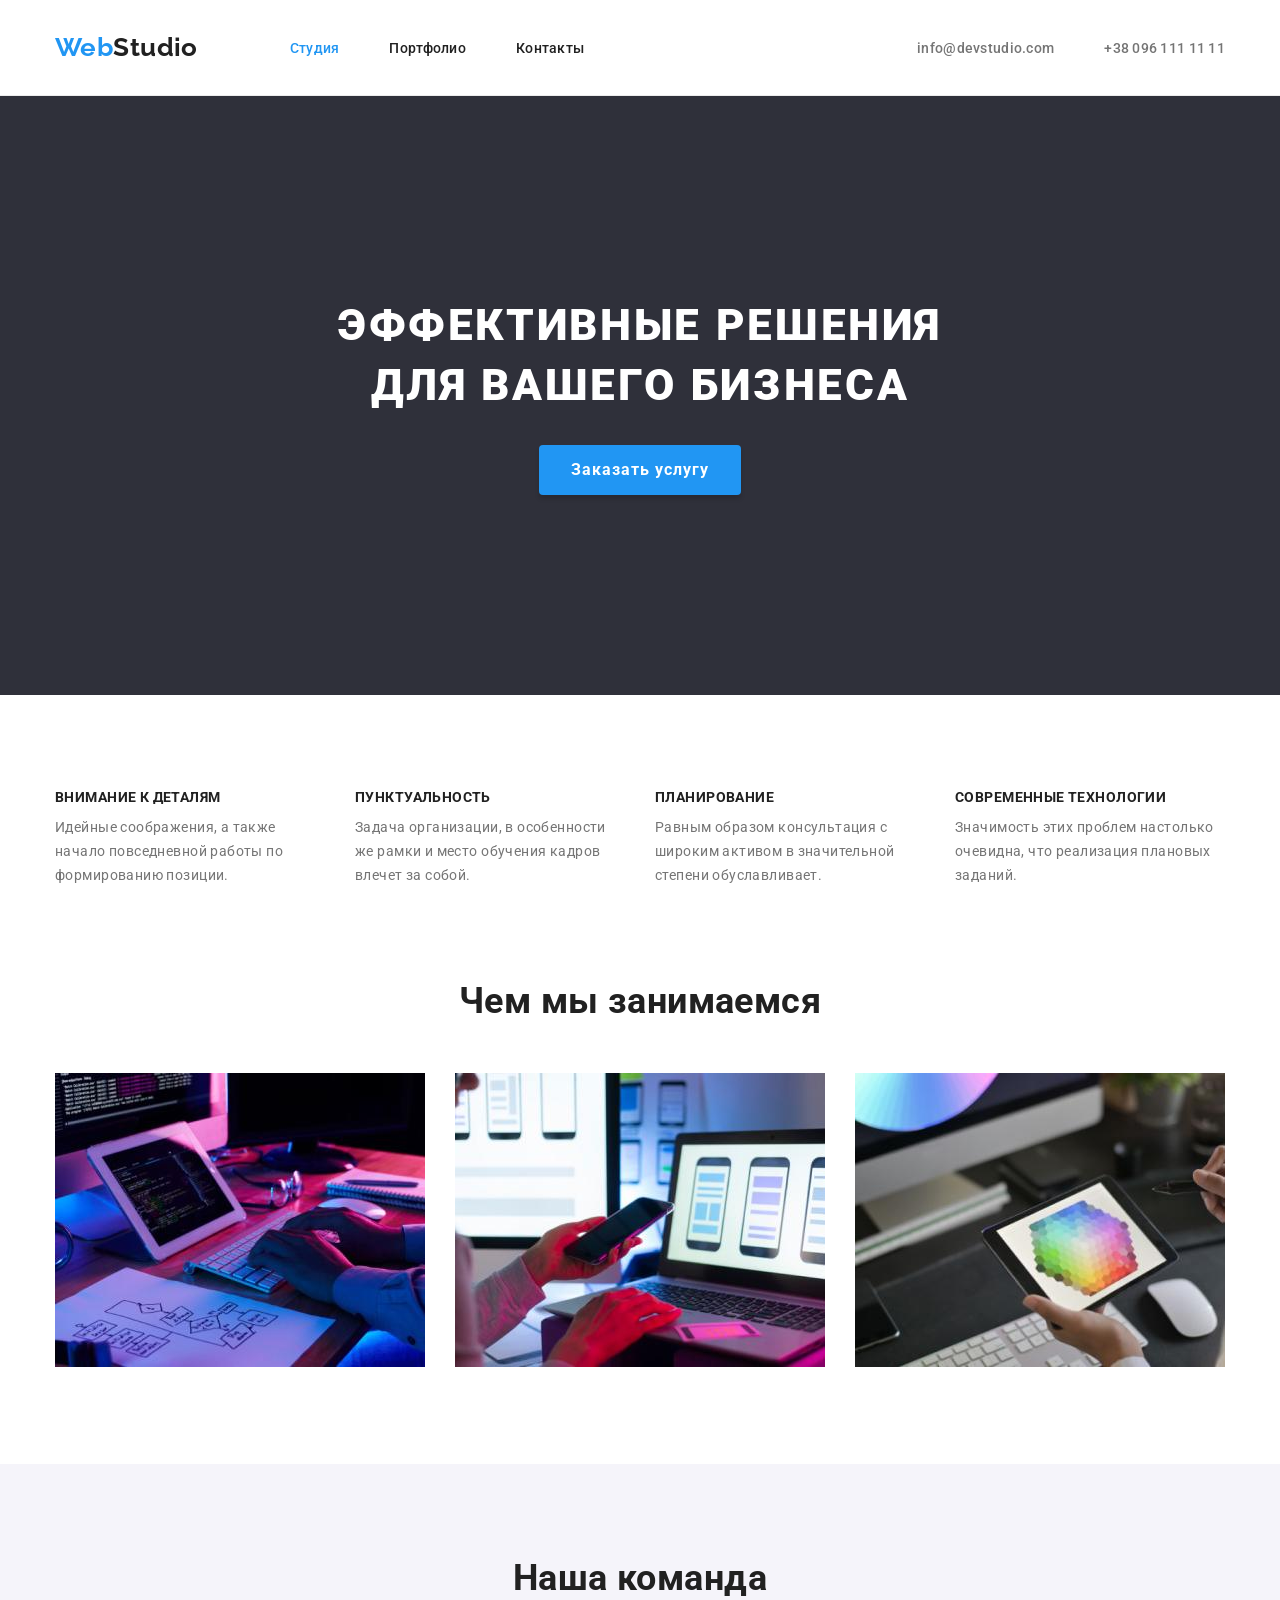
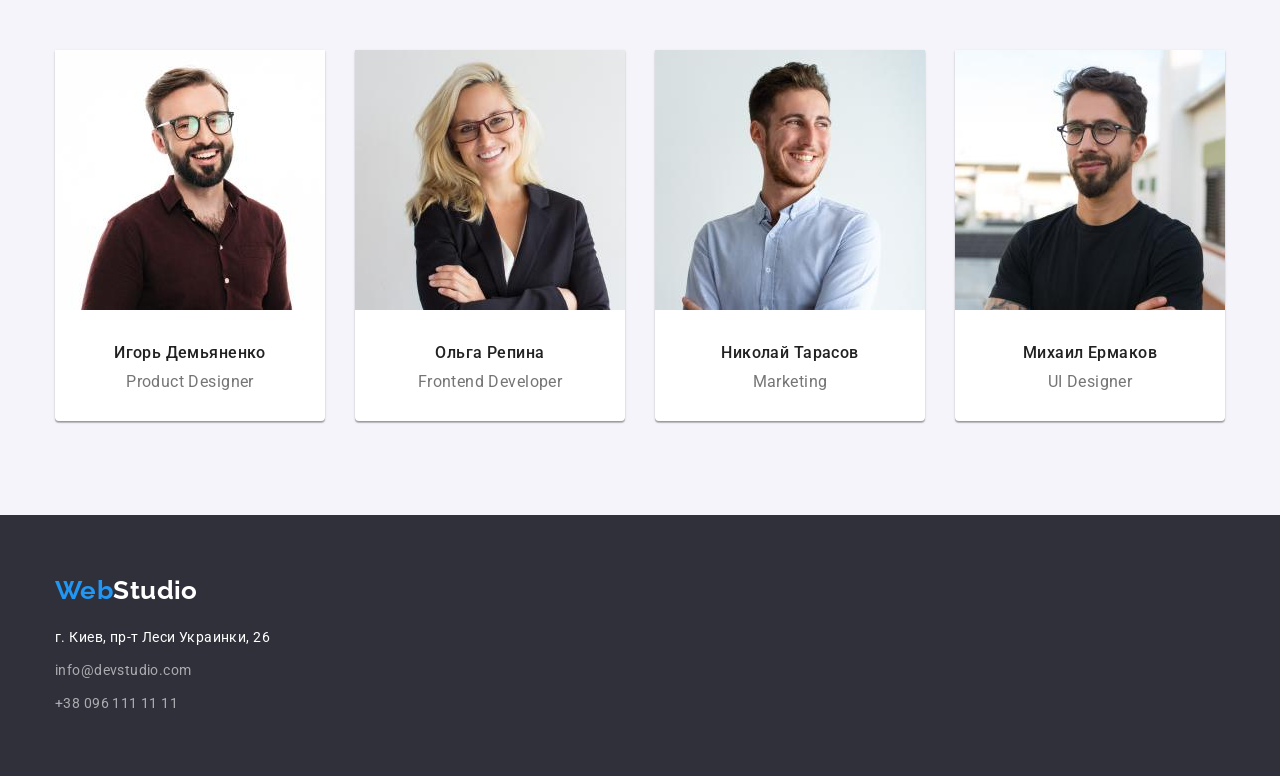
<file: goit-markup-hw-02/index.html>
<!DOCTYPE html>
<html lang="ru">

<head>
    <meta charset="UTF-8">
    <meta http-equiv="X-UA-Compatible" content="IE=edge">
    <meta name="viewport" content="width=device-width, initial-scale=1.0">
    <title>WebStudio</title>
    <link
        href="https://fonts.googleapis.com/css2?family=Raleway:wght@700&family=Roboto:wght@400;500;700;900&display=swap"
        rel="stylesheet">
    <link rel="stylesheet" href="./styles/styles.css">
</head>

<body>

    <header class="header">
        <div class="container header__content">
            <nav class="header__nav">
                <a href="./index.html" class="header__logo">Web<span class="header__logo--clr">Studio</span></a>
                <ul class="header__menu">
                    <li class="header__menu--item">
                        <a class="current" href="./index.html">Студия</a>
                    </li>
                    <li class="header__menu--item">
                        <a href="./portfolio.html">Портфолио</a>
                    </li>
                    <li class="header__menu--item">
                        <a href="#address">Контакты</a>
                    </li>
                </ul>
            </nav>
            <ul class="header__contacts">
                <li class="header__contacts--item">
                    <a href="mailto:info@devstudio.com">info@devstudio.com</a>
                </li>
                <li class="header__contacts--item">
                    <a href="tel:380961111111">+38 096 111 11 11</a>
                </li>
            </ul>
        </div>
    </header>
    <main>
        <section class="landing">
            <div class="container landing__content">
                <h1 class="landing__title">Эффективные решения для вашего бизнеса</h1>
                <button class="landing__btn" type="button">Заказать услугу</button>
            </div>
        </section>
        <section class="section about">
            <div class="container">
                <h2 class="about__title">Преимущества</h2>
                <ul class="about__info">
                    <li class="about__info--item">
                        <h3 class="about__info--item__title">Внимание к деталям</h3>
                        <p class="about__info--item__text">Идейные соображения, а также начало повседневной работы по
                            формированию позиции.</p>
                    </li>
                    <li class="about__info--item">
                        <h3 class="about__info--item__title">Пунктуальность</h3>
                        <p class="about__info--item__text">Задача организации, в особенности же рамки и место обучения
                            кадров влечет за собой.</p>
                    </li>
                    <li class="about__info--item">
                        <h3 class="about__info--item__title">Планирование</h3>
                        <p class="about__info--item__text">Равным образом консультация с широким активом в значительной
                            степени обуславливает.</p>
                    </li>
                    <li class="about__info--item">
                        <h3 class="about__info--item__title">Современные технологии</h3>
                        <p class="about__info--item__text">Значимость этих проблем настолько очевидна, что реализация
                            плановых заданий.</p>
                    </li>
                </ul>
            </div>
        </section>
        <section class="section doing">
            <div class="container">
                <h2 class="section__title">Чем мы занимаемся</h2>
                <ul class="doing__images">
                    <li class="doing__images--item">
                        <img src="./img/img.jpg" alt="coding" width="370">
                    </li>
                    <li class="doing__images--item">
                        <img src="./img/img-1.jpg" alt="ui" width="370">
                    </li>
                    <li class="doing__images--item">
                        <img src="./img/img-2.jpg" alt="creating" width="370">
                    </li>
                </ul>
            </div>
        </section>
        <section class="section team">
            <div class="container">
                <h2 class="section__title">Наша команда</h2>
                <ul class="team__cards">
                    <li class="team__cards--item">
                        <img class="team__cards--item__photo" src="./img/img-3.jpg" alt="photo" width="270">
                        <h3 class="team__cards--item__name">Игорь Демьяненко</h3>
                        <p class="team__cards--item__position">Product Designer</p>
                    </li>
                    <li class="team__cards--item">
                        <img class="team__cards--item__photo" src="./img/img-4.jpg" alt="photo" width="270">
                        <h3 class="team__cards--item__name">Ольга Репина</h3>
                        <p class="team__cards--item__position">Frontend Developer</p>
                    </li>
                    <li class="team__cards--item">
                        <img class="team__cards--item__photo" src="./img/img-5.jpg" alt="photo" width="270">
                        <h3 class="team__cards--item__name">Николай Тарасов</h3>
                        <p class="team__cards--item__position">Marketing</p>
                    </li>
                    <li class="team__cards--item">
                        <img class="team__cards--item__photo" src="./img/img-6.jpg" alt="photo" width="270">
                        <h3 class="team__cards--item__name">Михаил Ермаков</h3>
                        <p class="team__cards--item__position">UI Designer</p>
                    </li>
                </ul>
            </div>
        </section>
    </main>
    <footer class="footer">
        <div class="container">
            <a href="./index.html" class="footer__logo">Web<span class="footer__logo--clr">Studio</span></a>
            <address id="address">
                <ul class="footer__contacts">
                    <li class="footer__contacts--item">
                        <a href="http://maps.google.com/?q=г.Киев,пр-тЛесиУкраинки,26" target="_blank">г. Киев, пр-т
                            Леси
                            Украинки, 26</a>
                    </li>
                    <li class="footer__contacts--item">
                        <a href="mailto:info@devstudio.com">info@devstudio.com</a>
                    </li>
                    <li class="footer__contacts--item">
                        <a href="tel:380961111111">+38 096 111 11 11</a>
                    </li>
                </ul>
            </address>
        </div>
    </footer>
</body>

</html>
</file>
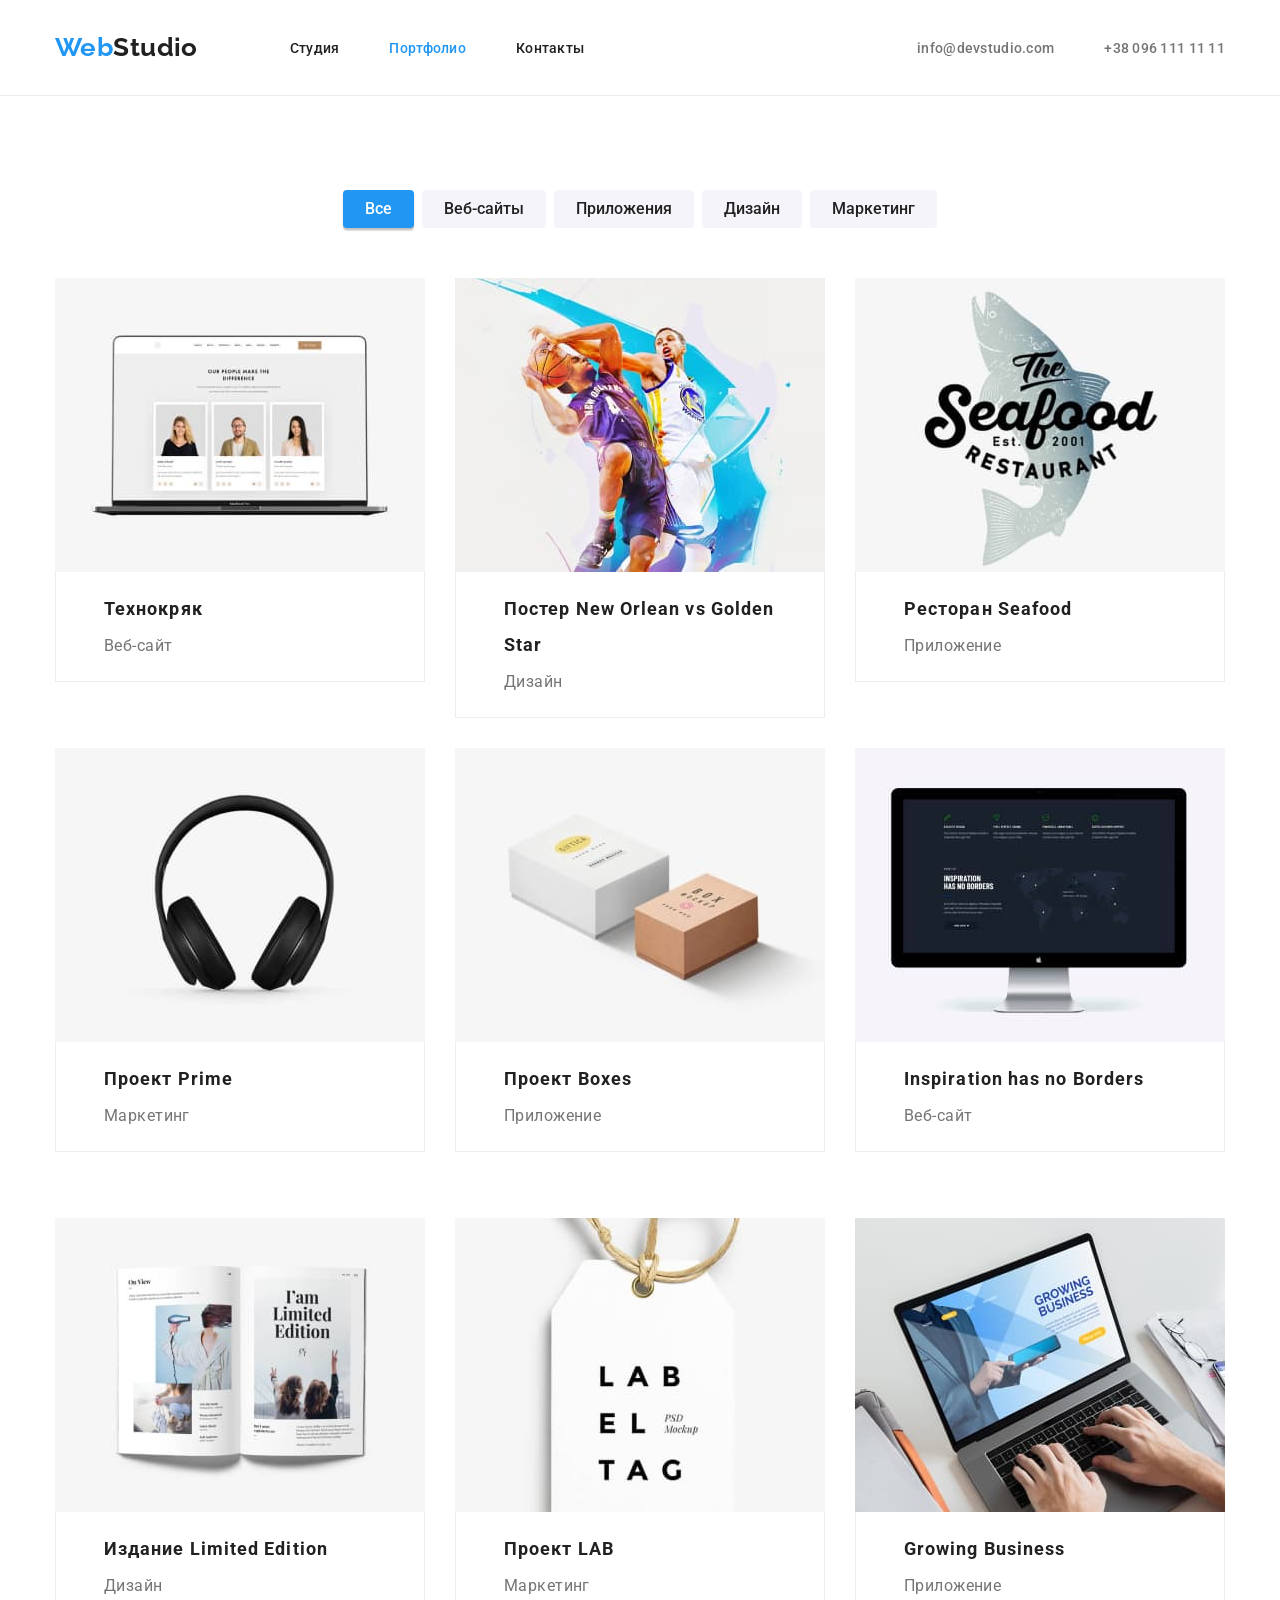
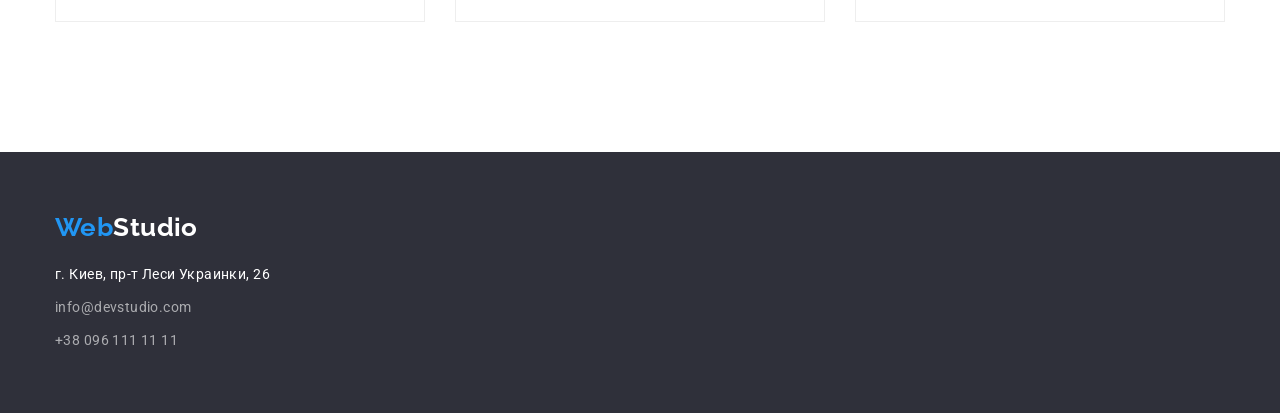
<file: goit-markup-hw-02/portfolio.html>
<!DOCTYPE html>
<html lang="ru">

<head>
    <meta charset="UTF-8">
    <meta http-equiv="X-UA-Compatible" content="IE=edge">
    <meta name="viewport" content="width=device-width, initial-scale=1.0">
    <title>WebStudio</title>
    <link rel="stylesheet" href="./styles/styles.css">
    <link
        href="https://fonts.googleapis.com/css2?family=Raleway:wght@700&family=Roboto:wght@400;500;700;900&display=swap"
        rel="stylesheet">
</head>

<body>

    <header class="header">
        <div class="container header__content">
            <nav class="header__nav">
                <a href="./index.html" class="header__logo">Web<span class="header__logo--clr">Studio</span></a>
                <ul class="header__menu">
                    <li class="header__menu--item">
                        <a href="./index.html">Студия</a>
                    </li>
                    <li class="header__menu--item">
                        <a class="current" href="./portfolio.html">Портфолио</a>
                    </li>
                    <li class="header__menu--item">
                        <a href="#address">Контакты</a>
                    </li>
                </ul>
            </nav>
            <ul class="header__contacts">
                <li class="header__contacts--item">
                    <a href="mailto:info@devstudio.com">info@devstudio.com</a>
                </li>
                <li class="header__contacts--item">
                    <a href="tel:380961111111">+38 096 111 11 11</a>
                </li>
            </ul>
        </div>
    </header>
    <main>
        <section class="section">
            <div class="container portfolio">
            <h1 class="portfolio__title">Товары</h1>
            <ul class="portfolio__btns">
                <li class="portfolio__btns--item">
                    <button class="current" type="button">Все</button>
                </li>
                <li class="portfolio__btns--item">
                    <button type="button">Веб-сайты</button>
                </li>
                <li class="portfolio__btns--item">
                    <button type="button">Приложения</button>
                </li>
                <li class="portfolio__btns--item">
                    <button type="button">Дизайн</button>
                </li>
                <li class="portfolio__btns--item">
                    <button type="button">Маркетинг</button>
                </li>
            </ul>
            <ul class="portfolio__cards">
                <li class="portfolio__cards--item">
                    <a href="#">
                        <img class="portfolio__cards--item__photo" src="./img/portfolio/img.jpg" alt="photo"
                            width="370">
                        <div class="portfolio__cards--item__text">
                            <h2 class="portfolio__cards--item__name">Технокряк</h2>
                            <p class="portfolio__cards--item__type">Веб-сайт</p>
                        </div>
                    </a>
                </li>
                <li class="portfolio__cards--item">
                    <a href="#">
                        <img class="portfolio__cards--item__photo" src="./img/portfolio/img-1.jpg" alt="photo"
                            width="370">
                        <div class="portfolio__cards--item__text">
                            <h2 class="portfolio__cards--item__name">Постер New Orlean vs Golden Star</h2>
                            <p class="portfolio__cards--item__type">Дизайн</p>
                        </div>
                    </a>
                </li>
                <li class="portfolio__cards--item">
                    <a href="#">
                        <img class="portfolio__cards--item__photo" src="./img/portfolio/img-2.jpg" alt="photo"
                            width="370">
                        <div class="portfolio__cards--item__text">
                            <h2 class="portfolio__cards--item__name">Ресторан Seafood</h2>
                            <p class="portfolio__cards--item__type">Приложение</p>
                        </div>
                    </a>
                </li>
                <li class="portfolio__cards--item">
                    <a href="#">
                        <img class="portfolio__cards--item__photo" src="./img/portfolio/img-3.jpg" alt="photo"
                            width="370">
                        <div class="portfolio__cards--item__text">
                            <h4 class="portfolio__cards--item__name">Проект Prime</h4>
                            <p class="portfolio__cards--item__type">Маркетинг</p>
                        </div>
                    </a>
                </li>
                <li class="portfolio__cards--item">
                    <a href="#">
                        <img class="portfolio__cards--item__photo" src="./img/portfolio/img-4.jpg" alt="photo"
                            width="370">
                        <div class="portfolio__cards--item__text">
                            <h2 class="portfolio__cards--item__name">Проект Boxes</h2>
                            <p class="portfolio__cards--item__type">Приложение</p>
                        </div>
                    </a>
                </li>
                <li class="portfolio__cards--item">
                    <a href="#">
                        <img class="portfolio__cards--item__photo" src="./img/portfolio/img-5.jpg" alt="photo"
                            width="370">
                        <div class="portfolio__cards--item__text">
                            <h2 class="portfolio__cards--item__name">Inspiration has no Borders</h2>
                            <p class="portfolio__cards--item__type">Веб-сайт</p>
                        </div>
                    </a>
                </li>
                <li class="portfolio__cards--item">
                    <a href="#">
                        <img class="portfolio__cards--item__photo" src="./img/portfolio/img-6.jpg" alt="photo"
                            width="370">
                        <div class="portfolio__cards--item__text">
                            <h4 class="portfolio__cards--item__name">Издание Limited Edition</h4>
                            <p class="portfolio__cards--item__type">Дизайн</p>
                        </div>
                    </a>
                </li>
                <li class="portfolio__cards--item">
                    <a href="#">
                        <img class="portfolio__cards--item__photo" src="./img/portfolio/img-7.jpg" alt="photo"
                            width="370">
                        <div class="portfolio__cards--item__text">
                            <h2 class="portfolio__cards--item__name">Проект LAB</h2>
                            <p class="portfolio__cards--item__type">Маркетинг</p>
                        </div>
                    </a>
                </li>
                <li class="portfolio__cards--item">
                    <a href="#">
                        <img class="portfolio__cards--item__photo" src="./img/portfolio/img-8.jpg" alt="photo"
                            width="370">
                        <div class="portfolio__cards--item__text">
                            <h2 class="portfolio__cards--item__name">Growing Business</h2>
                            <p class="portfolio__cards--item__type">Приложение</p>
                        </div>
                    </a>
                </li>
            </ul>
        </div>
        </section>
    </main>
    <footer class="footer">
        <div class="container">
            <a href="./index.html" class="footer__logo">Web<span class="footer__logo--clr">Studio</span></a>
            <address id="address">
                <ul class="footer__contacts">
                    <li class="footer__contacts--item">
                        <a href="http://maps.google.com/?q=г.Киев,пр-тЛесиУкраинки,26" target="_blank">г. Киев, пр-т
                            Леси
                            Украинки, 26</a>
                    </li>
                    <li class="footer__contacts--item">
                        <a href="mailto:info@devstudio.com">info@devstudio.com</a>
                    </li>
                    <li class="footer__contacts--item">
                        <a href="tel:380961111111">+38 096 111 11 11</a>
                    </li>
                </ul>
            </address>
        </div>
    </footer>
</body>

</html>
</file>
<file: goit-markup-hw-02/styles/styles.css>
:root {
    --black: #212121;
    --dark-bg: #2F303A;
    --white: #fff;
    --light-bg: #F5F4FA;
    --blue: #2196F3;
    --grey: #757575;
}

* {
    padding: 0;
    margin: 0;
    box-sizing: border-box;
}

body {
    width: 100%;
    font-family: 'Roboto', sans-serif;
    font-size: 14px;
    letter-spacing: 0.03em;
    color: var(--black);
    background: var(--white);
}

a {
    text-decoration: none;
    color: inherit;
    display: inline-block;
}

button {
    color: inherit;
    border: none;
    cursor: pointer;
    font-family: inherit;
}

address {
    font-style: inherit;
}

ul {
    list-style: none;
}

.container {
    max-width: 1200px;
    padding: 0 15px;
    margin: 0 auto;
}

.section {
    padding: 94px 0;
}

.about__title,
.portfolio__title {
    position: absolute;
    width: 1px;
    height: 1px;
    margin: -1px;
    border: 0;
    padding: 0;

    white-space: nowrap;
    clip-path: inset(100%);
    clip: rect(0 0 0 0);
    overflow: hidden;
}

.header {
    padding: 32px 0;
    border-bottom: 1px solid #ECECEC;
}

.header__content {
    display: flex;
    align-items: center;
}

.header__nav,
.header__menu,
.header__contacts {
    display: flex;
    align-items: center;
}

.header__logo {
    color: var(--blue);
    font-family: 'Raleway';
    font-weight: 700;
    font-size: 26px;
    line-height: 1.2;
    margin-right: 92px;
}

.header__logo--clr {
    color: var(--black);
}

.header__contacts {
    margin-left: auto;
}

.header__menu--item a,
.header__contacts--item a {
    font-weight: 500;
    line-height: 1.15;
    letter-spacing: 0.02em;
}

.header__contacts--item a {
    color: var(--grey);
}

.header__menu--item,
.header__contacts--item:not(:last-child) {
    margin-right: 50px;
}

.header__menu--item a:hover,
.header__contacts--item a:hover, 
.header__menu--item a:focus,
.header__contacts--item a:focus {
    color: var(--blue);
}

.header__menu--item .current {
    color: var(--blue);
}

.landing {
    padding: 200px 0;
    color: var(--white);
    background: var(--dark-bg);
}

.landing__content {
    display: flex;
    flex-direction: column;
    align-items: center;
    justify-content: center;
}

.landing__title {
    max-width: 696px;
    font-weight: 900;
    font-size: 44px;
    line-height: 1.35;
    text-align: center;
    letter-spacing: 0.06em;
    text-transform: uppercase;
    margin-bottom: 30px;
}

.landing__btn {
    font-weight: 700;
    font-size: 16px;
    line-height: 1.875;
    letter-spacing: 0.06em;
    padding: 10px 32px;
    background: var(--blue);
    box-shadow: 0px 4px 4px rgba(0, 0, 0, 0.15);
    border-radius: 4px;
}

.landing__btn:hover,
.landing__btn:focus {
    box-shadow: 0px 12px 12px rgba(0, 0, 0, 0.15);
}

.about {
    padding-bottom: 0;
}

.about__info {
    display: flex;
}

.about__info--item {
    width: 270px;
    margin-right: 30px;
}

.about__info--item:last-child {
    margin-right: 0;
}

.about__info--item__title {
    font-size: 14px;
    font-weight: 700;
    line-height: 1.15;
    text-transform: uppercase;
    margin-bottom: 10px;
}

.about__info--item__text {
    line-height: 1.72;
    color: var(--grey);
}

.section__title {
    font-weight: 700;
    font-size: 36px;
    line-height: 1.16;
    text-align: center;
    margin-bottom: 50px;
}

.doing__images {
    display: flex;
}

.doing__images--item:not(:last-child) {
    margin-right: 30px;
}

.team {
    background: var(--light-bg);
}

.team__cards {
    display: flex;
}

.team__cards--item:not(:last-child) {
    margin-right: 30px;
}

.team__cards--item {
    width: 270px;
    padding-bottom: 30px;
    background: var(--white);
    box-shadow: 0px 1px 3px rgba(0, 0, 0, 0.12), 0px 1px 1px rgba(0, 0, 0, 0.14), 0px 2px 1px rgba(0, 0, 0, 0.2);
    border-radius: 0px 0px 4px 4px;
}

.team__cards--item__photo {
    margin-bottom: 30px;
}

.team__cards--item__name {
    font-size: 16px;
    line-height: 1.2;
    text-align: center;
    font-weight: 500;
    margin-bottom: 10px;
}

.team__cards--item__position {
    font-size: 16px;
    line-height: 1.2;
    text-align: center;
    color: var(--grey);
}

.portfolio {
    display: flex;
    align-items: center;
    justify-content: center;
    flex-direction: column;
}

.portfolio__btns {
    display: flex;
    align-items: center;
    justify-content: center;
    margin-bottom: 50px;
}

.portfolio__btns--item:not(:last-child) {
    margin-right: 8px;
}

.portfolio__btns--item button {
    padding: 6px 22px;
    font-weight: 500;
    font-size: 16px;
    line-height: 1.625;
    background: var(--light-bg);
    border-radius: 4px;
}

.portfolio__btns--item .current {
    color: var(--white);
    background: var(--blue);
    box-shadow: 0px 3px 1px rgba(0, 0, 0, 0.1), 0px 1px 2px rgba(0, 0, 0, 0.08), 0px 2px 2px rgba(0, 0, 0, 0.12);
}

.portfolio__btns--item button:hover,
.portfolio__btns--item button:focus {
    color: var(--white);
    background: var(--blue);
    box-shadow: 0px 3px 1px rgba(0, 0, 0, 0.1), 0px 1px 2px rgba(0, 0, 0, 0.08), 0px 2px 2px rgba(0, 0, 0, 0.12);
}

.portfolio__cards {
    display: grid;
    grid-template-columns: repeat(3, 1fr);
    grid-template-rows: repeat(3, 1fr);
    gap: 30px;
}

.portfolio__cards--item__text {
    padding: 20px 24px;
    margin-top: -4px;
    border: 1px solid #EEEEEE;
    border-top: none;
}

.portfolio__cards--item__name {
    padding: 0 24px;
    font-size: 18px;
    line-height: 2;
    letter-spacing: 0.06em;
    margin-bottom: 4px;
}

.portfolio__cards--item__type {
    padding: 0 24px;
    font-size: 16px;
    line-height: 1.875;
    color: var(--grey);
}

.footer {
    padding: 60px 0;
    background: var(--dark-bg);
}

.footer__logo {
    color: var(--blue);
    font-family: 'Raleway';
    font-weight: 700;
    font-size: 26px;
    line-height: 1.2;
}

.footer__logo--clr {
    color: var(--white);
}

.footer__contacts {
    margin-top: 20px;
}

.footer__contacts--item:not(:last-child) {
    margin-bottom: 9px;
}

.footer__contacts--item a {
    line-height: 1.7;
    color: rgba(255, 255, 255, 0.6);
}

.footer__contacts--item:first-child a {
    color: var(--white);
}

.footer__contacts--item:not(:first-child) a:hover,
.footer__contacts--item:not(:first-child) a:focus {
    color: var(--blue);
}
</file>
